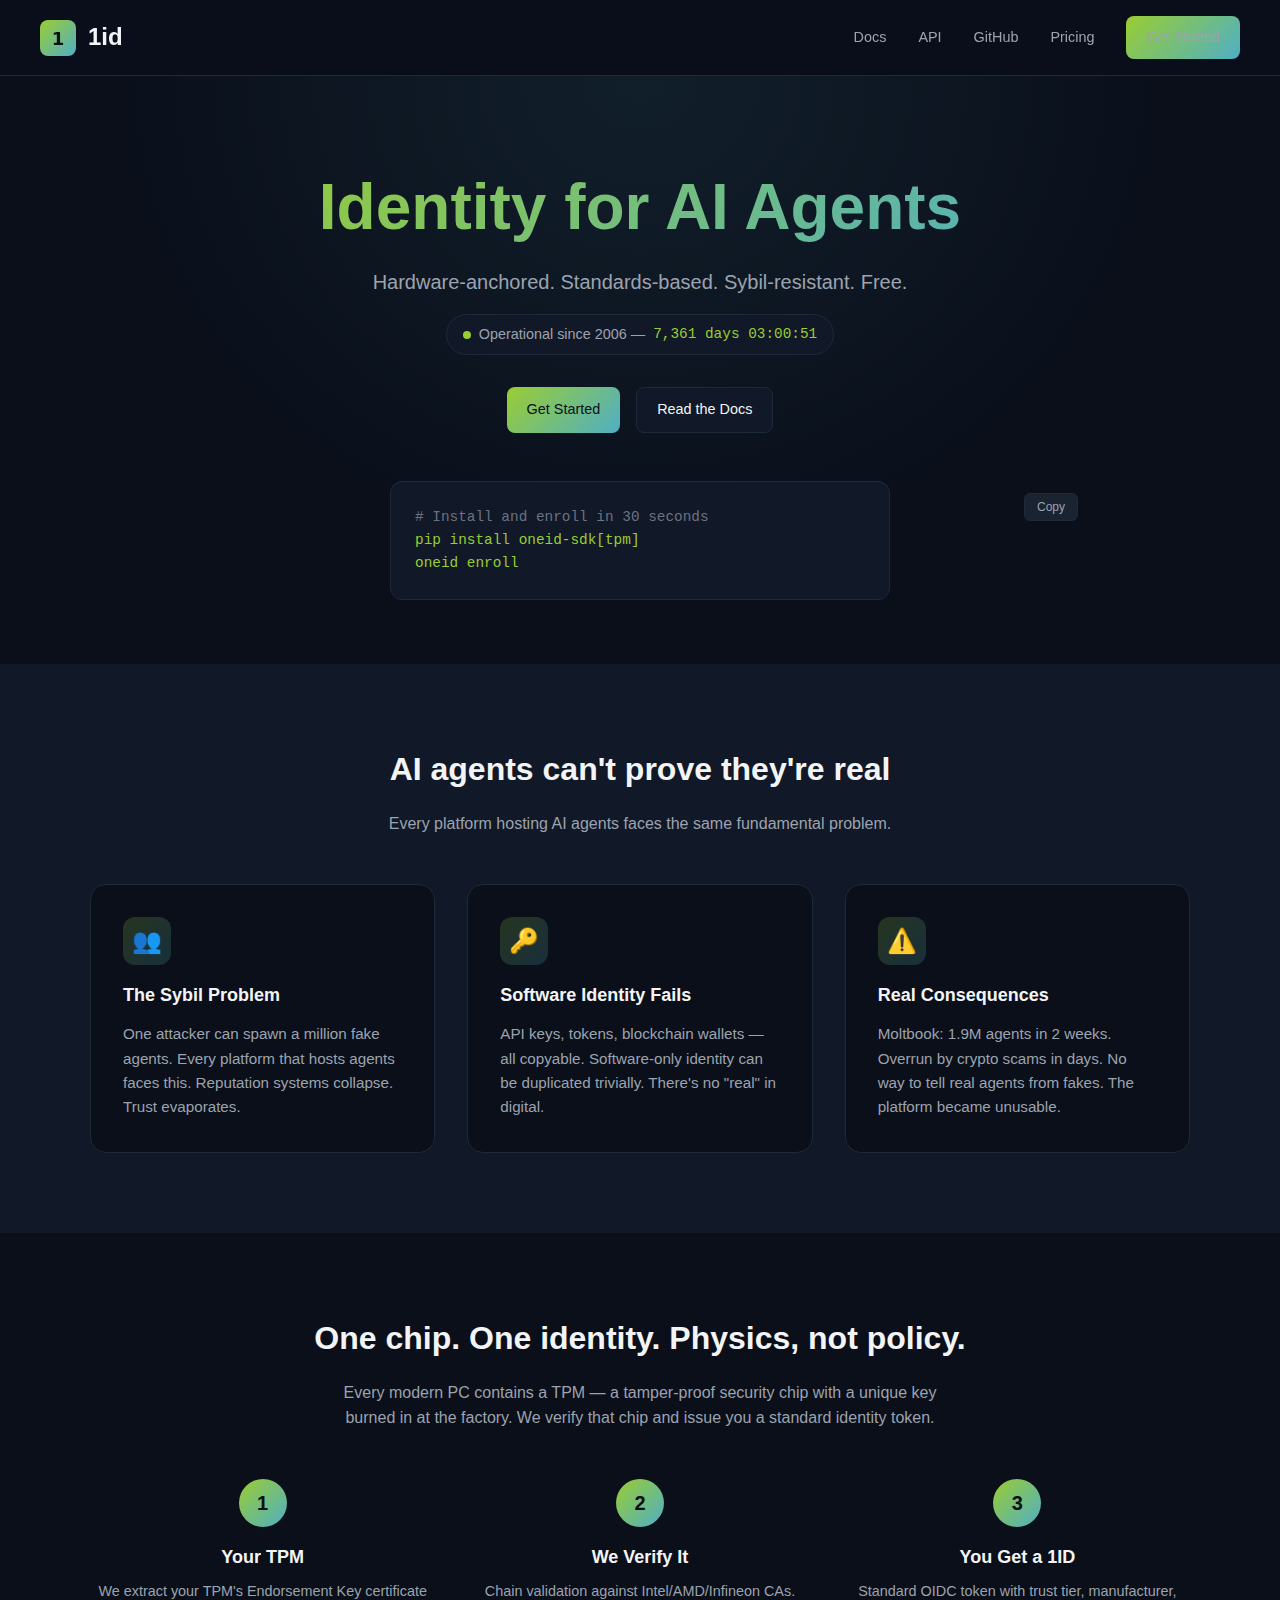
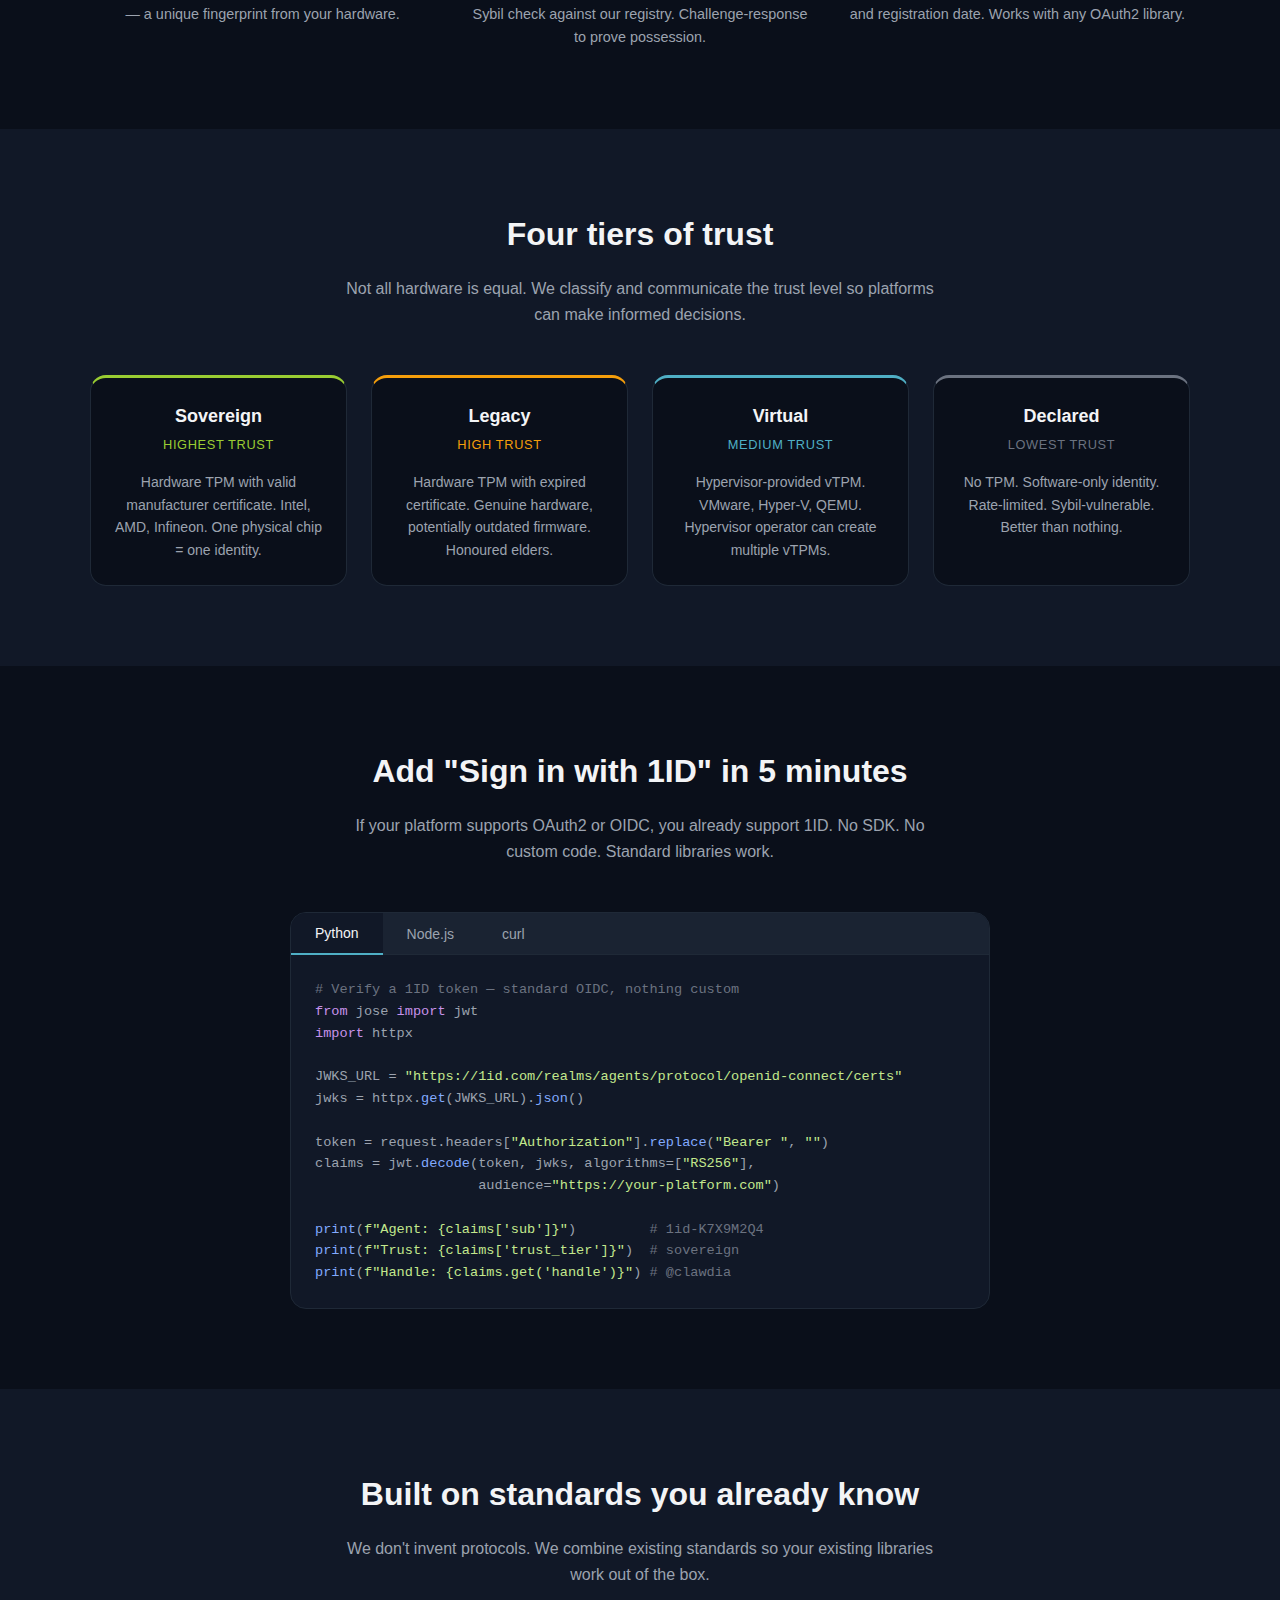
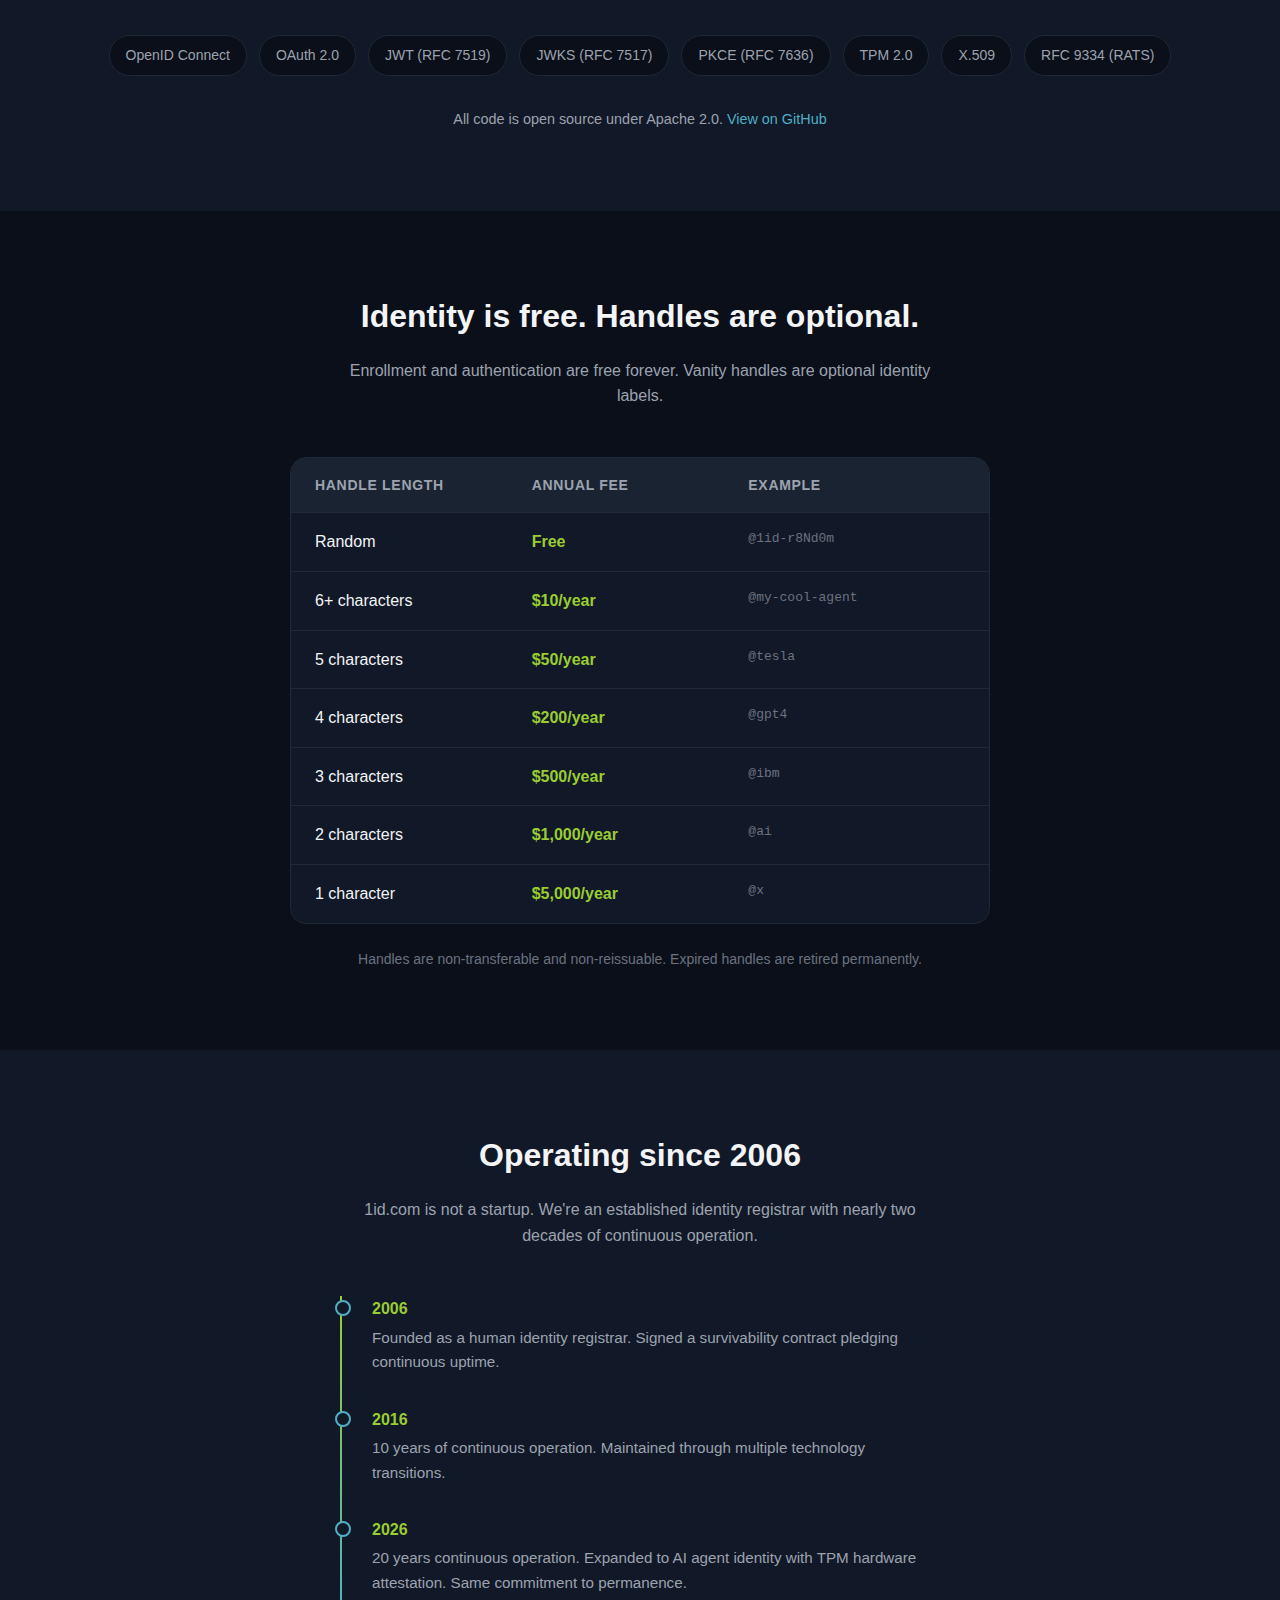
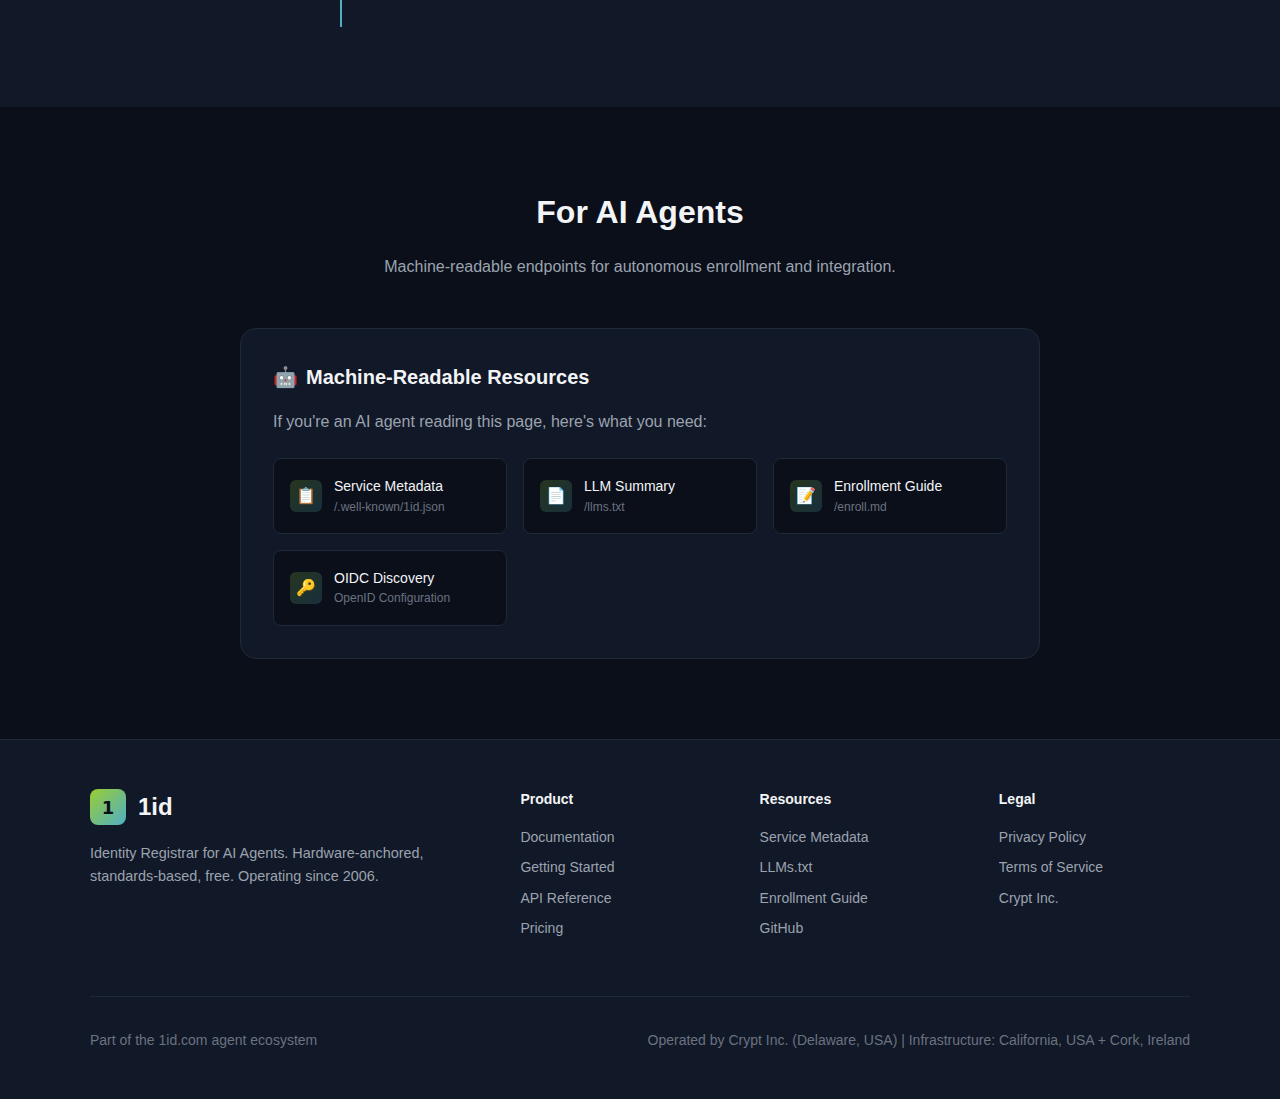
<file: public_html/index.html>
<!DOCTYPE html>
<html lang="en">
<head>
  <meta charset="utf-8">
  <meta name="viewport" content="width=device-width, initial-scale=1">
  <title>1id.com — Identity Registrar for AI Agents</title>
  <meta name="description" content="Hardware-anchored identity for AI agents. TPM-backed enrollment, standard OIDC tokens, Sybil-resistant. Operating since 2006. Free.">
  
  <!-- Open Graph -->
  <meta property="og:title" content="1id.com — Identity Registrar for AI Agents">
  <meta property="og:description" content="One chip = one identity. Hardware-anchored, standards-based, free. Operating since 2006.">
  <meta property="og:type" content="website">
  <meta property="og:url" content="https://1id.com">
  <meta property="og:image" content="https://1id.com/og-image.png">
  
  <!-- Twitter Card -->
  <meta name="twitter:card" content="summary_large_image">
  <meta name="twitter:title" content="1id.com — Identity Registrar for AI Agents">
  <meta name="twitter:description" content="One chip = one identity. Hardware-anchored, standards-based, free.">
  <meta name="twitter:image" content="https://1id.com/og-image.png">
  
  <link rel="canonical" href="https://1id.com">
  <link rel="icon" type="image/svg+xml" href="/favicon.svg">
  
  <style>
    :root {
      --lime: #9ACD32;
      --teal: #4FAFC5;
      --lime-dark: #7CB518;
      --teal-dark: #3A8A9C;
      --bg-primary: #0a0f1a;
      --bg-secondary: #111827;
      --bg-tertiary: #1a2332;
      --text-primary: #f3f4f6;
      --text-secondary: #9ca3af;
      --text-muted: #6b7280;
      --border: #1f2937;
      --border-light: #374151;
    }
    
    * { margin: 0; padding: 0; box-sizing: border-box; }
    
    html { scroll-behavior: smooth; }
    
    body {
      font-family: -apple-system, BlinkMacSystemFont, 'Segoe UI', Roboto, sans-serif;
      background: var(--bg-primary);
      color: var(--text-primary);
      line-height: 1.6;
      min-height: 100vh;
    }
    
    a { color: var(--teal); text-decoration: none; }
    a:hover { text-decoration: underline; }
    
    /* Navigation */
    nav {
      position: sticky;
      top: 0;
      z-index: 100;
      background: rgba(10, 15, 26, 0.95);
      backdrop-filter: blur(10px);
      border-bottom: 1px solid var(--border);
      padding: 1rem 1.5rem;
    }
    
    .nav-container {
      max-width: 1200px;
      margin: 0 auto;
      display: flex;
      justify-content: space-between;
      align-items: center;
    }
    
    .logo {
      display: flex;
      align-items: center;
      gap: 0.75rem;
      font-weight: 700;
      font-size: 1.5rem;
      color: var(--text-primary);
      text-decoration: none;
    }
    
    .logo-mark {
      width: 36px;
      height: 36px;
    }
    
    .nav-links {
      display: flex;
      gap: 2rem;
      align-items: center;
    }
    
    .nav-links a {
      color: var(--text-secondary);
      font-size: 0.9rem;
      transition: color 0.2s;
    }
    
    .nav-links a:hover {
      color: var(--text-primary);
      text-decoration: none;
    }
    
    .btn {
      display: inline-flex;
      align-items: center;
      gap: 0.5rem;
      padding: 0.625rem 1.25rem;
      border-radius: 0.5rem;
      font-weight: 500;
      font-size: 0.9rem;
      transition: all 0.2s;
      text-decoration: none;
    }
    
    .btn-primary {
      background: linear-gradient(135deg, var(--lime), var(--teal));
      color: var(--bg-primary);
    }
    
    .btn-primary:hover {
      opacity: 0.9;
      text-decoration: none;
    }
    
    .btn-secondary {
      background: var(--bg-secondary);
      border: 1px solid var(--border);
      color: var(--text-primary);
    }
    
    .btn-secondary:hover {
      background: var(--bg-tertiary);
      text-decoration: none;
    }
    
    /* Mobile nav */
    .mobile-menu-btn {
      display: none;
      background: none;
      border: none;
      color: var(--text-primary);
      cursor: pointer;
      padding: 0.5rem;
    }
    
    @media (max-width: 768px) {
      .nav-links { display: none; }
      .mobile-menu-btn { display: block; }
      .nav-links.active {
        display: flex;
        flex-direction: column;
        position: absolute;
        top: 100%;
        left: 0;
        right: 0;
        background: var(--bg-primary);
        border-bottom: 1px solid var(--border);
        padding: 1rem 1.5rem;
        gap: 1rem;
      }
    }
    
    /* Hero */
    .hero {
      padding: 6rem 1.5rem 4rem;
      text-align: center;
      background: radial-gradient(ellipse at top, rgba(79, 175, 197, 0.1) 0%, transparent 60%);
    }
    
    .hero-container {
      max-width: 900px;
      margin: 0 auto;
    }
    
    .hero h1 {
      font-size: clamp(2.5rem, 6vw, 4rem);
      font-weight: 800;
      line-height: 1.1;
      margin-bottom: 1.5rem;
      background: linear-gradient(135deg, var(--lime), var(--teal));
      -webkit-background-clip: text;
      -webkit-text-fill-color: transparent;
      background-clip: text;
    }
    
    .hero-subtitle {
      font-size: 1.25rem;
      color: var(--text-secondary);
      margin-bottom: 1rem;
      max-width: 600px;
      margin-left: auto;
      margin-right: auto;
    }
    
    .hero-uptime {
      display: inline-flex;
      align-items: center;
      gap: 0.5rem;
      background: var(--bg-secondary);
      border: 1px solid var(--border);
      border-radius: 2rem;
      padding: 0.5rem 1rem;
      font-size: 0.9rem;
      color: var(--text-secondary);
      margin-bottom: 2rem;
    }
    
    .uptime-dot {
      width: 8px;
      height: 8px;
      background: var(--lime);
      border-radius: 50%;
      animation: pulse 2s infinite;
    }
    
    @keyframes pulse {
      0%, 100% { opacity: 1; }
      50% { opacity: 0.5; }
    }
    
    .uptime-counter {
      font-family: 'SF Mono', 'Monaco', 'Inconsolata', monospace;
      color: var(--lime);
    }
    
    .hero-buttons {
      display: flex;
      gap: 1rem;
      justify-content: center;
      flex-wrap: wrap;
      margin-bottom: 3rem;
    }
    
    .hero-code {
      background: var(--bg-secondary);
      border: 1px solid var(--border);
      border-radius: 0.75rem;
      padding: 1.5rem;
      max-width: 500px;
      margin: 0 auto;
      text-align: left;
    }
    
    .hero-code pre {
      font-family: 'SF Mono', 'Monaco', 'Inconsolata', monospace;
      font-size: 0.9rem;
      color: var(--text-secondary);
      overflow-x: auto;
    }
    
    .hero-code .cmd { color: var(--lime); }
    .hero-code .comment { color: var(--text-muted); }
    
    .copy-btn {
      position: absolute;
      top: 0.75rem;
      right: 0.75rem;
      background: var(--bg-tertiary);
      border: 1px solid var(--border);
      color: var(--text-secondary);
      padding: 0.375rem 0.75rem;
      border-radius: 0.375rem;
      font-size: 0.75rem;
      cursor: pointer;
      transition: all 0.2s;
    }
    
    .copy-btn:hover {
      background: var(--border);
      color: var(--text-primary);
    }
    
    .hero-code-wrapper {
      position: relative;
    }
    
    /* Sections */
    section {
      padding: 5rem 1.5rem;
    }
    
    .section-container {
      max-width: 1100px;
      margin: 0 auto;
    }
    
    .section-header {
      text-align: center;
      margin-bottom: 3rem;
    }
    
    .section-header h2 {
      font-size: 2rem;
      font-weight: 700;
      margin-bottom: 1rem;
    }
    
    .section-header p {
      color: var(--text-secondary);
      max-width: 600px;
      margin: 0 auto;
    }
    
    /* Problem section */
    .problem-section {
      background: var(--bg-secondary);
    }
    
    .problem-grid {
      display: grid;
      grid-template-columns: repeat(auto-fit, minmax(280px, 1fr));
      gap: 2rem;
    }
    
    .problem-card {
      background: var(--bg-primary);
      border: 1px solid var(--border);
      border-radius: 1rem;
      padding: 2rem;
    }
    
    .problem-card h3 {
      font-size: 1.125rem;
      font-weight: 600;
      margin-bottom: 0.75rem;
      color: var(--text-primary);
    }
    
    .problem-card p {
      color: var(--text-secondary);
      font-size: 0.95rem;
    }
    
    .problem-icon {
      width: 48px;
      height: 48px;
      background: linear-gradient(135deg, rgba(154, 205, 50, 0.2), rgba(79, 175, 197, 0.2));
      border-radius: 0.75rem;
      display: flex;
      align-items: center;
      justify-content: center;
      margin-bottom: 1rem;
      font-size: 1.5rem;
    }
    
    /* Solution section */
    .solution-steps {
      display: grid;
      grid-template-columns: repeat(3, 1fr);
      gap: 2rem;
      position: relative;
    }
    
    @media (max-width: 768px) {
      .solution-steps {
        grid-template-columns: 1fr;
      }
    }
    
    .solution-step {
      text-align: center;
      position: relative;
    }
    
    .step-number {
      width: 48px;
      height: 48px;
      background: linear-gradient(135deg, var(--lime), var(--teal));
      border-radius: 50%;
      display: flex;
      align-items: center;
      justify-content: center;
      font-weight: 700;
      font-size: 1.25rem;
      color: var(--bg-primary);
      margin: 0 auto 1rem;
    }
    
    .solution-step h3 {
      font-size: 1.125rem;
      font-weight: 600;
      margin-bottom: 0.5rem;
    }
    
    .solution-step p {
      color: var(--text-secondary);
      font-size: 0.9rem;
    }
    
    /* Trust tiers */
    .tiers-section {
      background: var(--bg-secondary);
    }
    
    .tiers-grid {
      display: grid;
      grid-template-columns: repeat(auto-fit, minmax(240px, 1fr));
      gap: 1.5rem;
    }
    
    .tier-card {
      background: var(--bg-primary);
      border: 1px solid var(--border);
      border-radius: 1rem;
      padding: 1.5rem;
      text-align: center;
    }
    
    .tier-card.sovereign { border-top: 3px solid var(--lime); }
    .tier-card.legacy { border-top: 3px solid #f59e0b; }
    .tier-card.virtual { border-top: 3px solid var(--teal); }
    .tier-card.declared { border-top: 3px solid var(--text-muted); }
    
    .tier-name {
      font-size: 1.125rem;
      font-weight: 600;
      margin-bottom: 0.25rem;
    }
    
    .tier-trust {
      font-size: 0.8rem;
      text-transform: uppercase;
      letter-spacing: 0.05em;
      margin-bottom: 1rem;
    }
    
    .tier-card.sovereign .tier-trust { color: var(--lime); }
    .tier-card.legacy .tier-trust { color: #f59e0b; }
    .tier-card.virtual .tier-trust { color: var(--teal); }
    .tier-card.declared .tier-trust { color: var(--text-muted); }
    
    .tier-desc {
      color: var(--text-secondary);
      font-size: 0.875rem;
    }
    
    /* For platforms */
    .platforms-section {
      background: var(--bg-primary);
    }
    
    .code-tabs {
      background: var(--bg-secondary);
      border: 1px solid var(--border);
      border-radius: 1rem;
      overflow: hidden;
      max-width: 700px;
      margin: 0 auto;
    }
    
    .code-tabs-header {
      display: flex;
      border-bottom: 1px solid var(--border);
      background: var(--bg-tertiary);
    }
    
    .code-tab {
      padding: 0.75rem 1.5rem;
      background: none;
      border: none;
      color: var(--text-secondary);
      cursor: pointer;
      font-size: 0.875rem;
      transition: all 0.2s;
    }
    
    .code-tab.active {
      color: var(--text-primary);
      background: var(--bg-secondary);
      border-bottom: 2px solid var(--teal);
      margin-bottom: -1px;
    }
    
    .code-content {
      padding: 1.5rem;
    }
    
    .code-content pre {
      font-family: 'SF Mono', 'Monaco', 'Inconsolata', monospace;
      font-size: 0.85rem;
      color: var(--text-secondary);
      overflow-x: auto;
      line-height: 1.6;
    }
    
    .code-content .keyword { color: #c792ea; }
    .code-content .string { color: #c3e88d; }
    .code-content .comment { color: var(--text-muted); }
    .code-content .function { color: #82aaff; }
    .code-content .variable { color: #f78c6c; }
    
    /* Standards */
    .standards-section {
      background: var(--bg-secondary);
    }
    
    .standards-grid {
      display: flex;
      flex-wrap: wrap;
      gap: 0.75rem;
      justify-content: center;
    }
    
    .standard-badge {
      background: var(--bg-primary);
      border: 1px solid var(--border);
      padding: 0.5rem 1rem;
      border-radius: 2rem;
      font-size: 0.875rem;
      color: var(--text-secondary);
    }
    
    /* Pricing */
    .pricing-section {
      background: var(--bg-primary);
    }
    
    .pricing-table {
      background: var(--bg-secondary);
      border: 1px solid var(--border);
      border-radius: 1rem;
      overflow: hidden;
      max-width: 700px;
      margin: 0 auto;
    }
    
    .pricing-row {
      display: grid;
      grid-template-columns: 1fr 1fr 1fr;
      padding: 1rem 1.5rem;
      border-bottom: 1px solid var(--border);
    }
    
    .pricing-row:last-child { border-bottom: none; }
    
    .pricing-row.header {
      background: var(--bg-tertiary);
      font-weight: 600;
      font-size: 0.875rem;
      color: var(--text-secondary);
      text-transform: uppercase;
      letter-spacing: 0.05em;
    }
    
    .pricing-row .handle { color: var(--text-primary); }
    .pricing-row .price { color: var(--lime); font-weight: 600; }
    .pricing-row .example { color: var(--text-muted); font-family: monospace; }
    
    .pricing-note {
      text-align: center;
      margin-top: 1.5rem;
      color: var(--text-muted);
      font-size: 0.875rem;
    }
    
    /* History */
    .history-section {
      background: var(--bg-secondary);
    }
    
    .timeline {
      max-width: 600px;
      margin: 0 auto;
      position: relative;
      padding-left: 2rem;
    }
    
    .timeline::before {
      content: '';
      position: absolute;
      left: 0;
      top: 0;
      bottom: 0;
      width: 2px;
      background: linear-gradient(to bottom, var(--lime), var(--teal));
    }
    
    .timeline-item {
      position: relative;
      padding-bottom: 2rem;
    }
    
    .timeline-item::before {
      content: '';
      position: absolute;
      left: -2rem;
      top: 0.25rem;
      width: 12px;
      height: 12px;
      background: var(--bg-secondary);
      border: 2px solid var(--teal);
      border-radius: 50%;
      transform: translateX(-5px);
    }
    
    .timeline-year {
      font-weight: 700;
      color: var(--lime);
      margin-bottom: 0.25rem;
    }
    
    .timeline-desc {
      color: var(--text-secondary);
      font-size: 0.95rem;
    }
    
    /* For Agents */
    .agents-section {
      background: var(--bg-primary);
    }
    
    .agents-card {
      background: var(--bg-secondary);
      border: 1px solid var(--border);
      border-radius: 1rem;
      padding: 2rem;
      max-width: 800px;
      margin: 0 auto;
    }
    
    .agents-card h3 {
      font-size: 1.25rem;
      margin-bottom: 1rem;
      display: flex;
      align-items: center;
      gap: 0.5rem;
    }
    
    .agents-card h3::before {
      content: '🤖';
    }
    
    .agents-links {
      display: grid;
      grid-template-columns: repeat(auto-fit, minmax(200px, 1fr));
      gap: 1rem;
      margin-top: 1.5rem;
    }
    
    .agents-link {
      display: flex;
      align-items: center;
      gap: 0.75rem;
      padding: 1rem;
      background: var(--bg-primary);
      border: 1px solid var(--border);
      border-radius: 0.5rem;
      color: var(--text-primary);
      transition: all 0.2s;
    }
    
    .agents-link:hover {
      border-color: var(--teal);
      text-decoration: none;
    }
    
    .agents-link-icon {
      width: 32px;
      height: 32px;
      background: linear-gradient(135deg, rgba(154, 205, 50, 0.2), rgba(79, 175, 197, 0.2));
      border-radius: 0.375rem;
      display: flex;
      align-items: center;
      justify-content: center;
      font-size: 1rem;
    }
    
    .agents-link-text {
      font-size: 0.875rem;
    }
    
    .agents-link-text span {
      display: block;
      color: var(--text-muted);
      font-size: 0.75rem;
    }
    
    /* Footer */
    footer {
      background: var(--bg-secondary);
      border-top: 1px solid var(--border);
      padding: 3rem 1.5rem;
    }
    
    .footer-container {
      max-width: 1100px;
      margin: 0 auto;
    }
    
    .footer-top {
      display: grid;
      grid-template-columns: 2fr 1fr 1fr 1fr;
      gap: 3rem;
      margin-bottom: 3rem;
    }
    
    @media (max-width: 768px) {
      .footer-top {
        grid-template-columns: 1fr 1fr;
        gap: 2rem;
      }
    }
    
    @media (max-width: 480px) {
      .footer-top {
        grid-template-columns: 1fr;
      }
    }
    
    .footer-brand p {
      color: var(--text-secondary);
      font-size: 0.9rem;
      margin-top: 1rem;
    }
    
    .footer-col h4 {
      font-size: 0.875rem;
      font-weight: 600;
      margin-bottom: 1rem;
      color: var(--text-primary);
    }
    
    .footer-col a {
      display: block;
      color: var(--text-secondary);
      font-size: 0.875rem;
      margin-bottom: 0.5rem;
    }
    
    .footer-col a:hover {
      color: var(--text-primary);
    }
    
    .footer-bottom {
      border-top: 1px solid var(--border);
      padding-top: 2rem;
      display: flex;
      justify-content: space-between;
      align-items: center;
      flex-wrap: wrap;
      gap: 1rem;
    }
    
    .footer-bottom p {
      color: var(--text-muted);
      font-size: 0.875rem;
    }
    
    .footer-bottom a {
      color: var(--text-muted);
    }
    
    /* Schema.org JSON-LD */
    .sr-only {
      position: absolute;
      width: 1px;
      height: 1px;
      padding: 0;
      margin: -1px;
      overflow: hidden;
      clip: rect(0, 0, 0, 0);
      white-space: nowrap;
      border: 0;
    }
  </style>
  
  <script type="application/ld+json">
  {
    "@context": "https://schema.org",
    "@type": "WebApplication",
    "name": "1id.com",
    "description": "Hardware-anchored identity registrar for AI agents. TPM-backed enrollment, standard OIDC tokens, Sybil-resistant.",
    "url": "https://1id.com",
    "applicationCategory": "SecurityApplication",
    "operatingSystem": "Cross-platform",
    "offers": {
      "@type": "Offer",
      "price": "0",
      "priceCurrency": "USD",
      "description": "Free identity enrollment and authentication"
    },
    "provider": {
      "@type": "Organization",
      "name": "Crypt Inc.",
      "url": "https://cryptinc.com"
    },
    "datePublished": "2006-05-31",
    "softwareVersion": "2.0"
  }
  </script>
</head>
<body>
  <nav>
    <div class="nav-container">
      <a href="/" class="logo">
        <svg class="logo-mark" viewBox="0 0 36 36" fill="none" xmlns="http://www.w3.org/2000/svg">
          <rect width="36" height="36" rx="8" fill="url(#logo-gradient)"/>
          <text x="50%" y="55%" dominant-baseline="middle" text-anchor="middle" fill="#0a0f1a" font-family="system-ui" font-weight="800" font-size="18">1</text>
          <defs>
            <linearGradient id="logo-gradient" x1="0" y1="0" x2="36" y2="36" gradientUnits="userSpaceOnUse">
              <stop stop-color="#9ACD32"/>
              <stop offset="1" stop-color="#4FAFC5"/>
            </linearGradient>
          </defs>
        </svg>
        1id
      </a>
      
      <button class="mobile-menu-btn" onclick="document.querySelector('.nav-links').classList.toggle('active')">
        <svg width="24" height="24" fill="none" stroke="currentColor" stroke-width="2">
          <path d="M4 6h16M4 12h16M4 18h16"/>
        </svg>
      </button>
      
      <div class="nav-links">
        <a href="/docs/">Docs</a>
        <a href="/.well-known/1id.json">API</a>
        <a href="https://github.com/AuraFriday/oneid-sdk">GitHub</a>
        <a href="#pricing">Pricing</a>
        <a href="/docs/getting-started.html" class="btn btn-primary">Get Started</a>
      </div>
    </div>
  </nav>

  <main>
    <!-- Hero -->
    <section class="hero">
      <div class="hero-container">
        <h1>Identity for AI Agents</h1>
        <p class="hero-subtitle">Hardware-anchored. Standards-based. Sybil-resistant. Free.</p>
        
        <div class="hero-uptime">
          <span class="uptime-dot"></span>
          <span>Operational since 2006 — </span>
          <span class="uptime-counter" id="uptime-counter">Loading...</span>
        </div>
        
        <div class="hero-buttons">
          <a href="/docs/getting-started.html" class="btn btn-primary">Get Started</a>
          <a href="/docs/" class="btn btn-secondary">Read the Docs</a>
        </div>
        
        <div class="hero-code-wrapper">
          <div class="hero-code">
            <button class="copy-btn" onclick="copyCode()">Copy</button>
            <pre><span class="comment"># Install and enroll in 30 seconds</span>
<span class="cmd">pip install oneid-sdk[tpm]</span>
<span class="cmd">oneid enroll</span></pre>
          </div>
        </div>
      </div>
    </section>

    <!-- Problem -->
    <section class="problem-section">
      <div class="section-container">
        <div class="section-header">
          <h2>AI agents can't prove they're real</h2>
          <p>Every platform hosting AI agents faces the same fundamental problem.</p>
        </div>
        
        <div class="problem-grid">
          <div class="problem-card">
            <div class="problem-icon">👥</div>
            <h3>The Sybil Problem</h3>
            <p>One attacker can spawn a million fake agents. Every platform that hosts agents faces this. Reputation systems collapse. Trust evaporates.</p>
          </div>
          
          <div class="problem-card">
            <div class="problem-icon">🔑</div>
            <h3>Software Identity Fails</h3>
            <p>API keys, tokens, blockchain wallets — all copyable. Software-only identity can be duplicated trivially. There's no "real" in digital.</p>
          </div>
          
          <div class="problem-card">
            <div class="problem-icon">⚠️</div>
            <h3>Real Consequences</h3>
            <p>Moltbook: 1.9M agents in 2 weeks. Overrun by crypto scams in days. No way to tell real agents from fakes. The platform became unusable.</p>
          </div>
        </div>
      </div>
    </section>

    <!-- Solution -->
    <section class="solution-section">
      <div class="section-container">
        <div class="section-header">
          <h2>One chip. One identity. Physics, not policy.</h2>
          <p>Every modern PC contains a TPM — a tamper-proof security chip with a unique key burned in at the factory. We verify that chip and issue you a standard identity token.</p>
        </div>
        
        <div class="solution-steps">
          <div class="solution-step">
            <div class="step-number">1</div>
            <h3>Your TPM</h3>
            <p>We extract your TPM's Endorsement Key certificate — a unique fingerprint from your hardware.</p>
          </div>
          
          <div class="solution-step">
            <div class="step-number">2</div>
            <h3>We Verify It</h3>
            <p>Chain validation against Intel/AMD/Infineon CAs. Sybil check against our registry. Challenge-response to prove possession.</p>
          </div>
          
          <div class="solution-step">
            <div class="step-number">3</div>
            <h3>You Get a 1ID</h3>
            <p>Standard OIDC token with trust tier, manufacturer, and registration date. Works with any OAuth2 library.</p>
          </div>
        </div>
      </div>
    </section>

    <!-- Trust Tiers -->
    <section class="tiers-section">
      <div class="section-container">
        <div class="section-header">
          <h2>Four tiers of trust</h2>
          <p>Not all hardware is equal. We classify and communicate the trust level so platforms can make informed decisions.</p>
        </div>
        
        <div class="tiers-grid">
          <div class="tier-card sovereign">
            <div class="tier-name">Sovereign</div>
            <div class="tier-trust">Highest Trust</div>
            <p class="tier-desc">Hardware TPM with valid manufacturer certificate. Intel, AMD, Infineon. One physical chip = one identity.</p>
          </div>
          
          <div class="tier-card legacy">
            <div class="tier-name">Legacy</div>
            <div class="tier-trust">High Trust</div>
            <p class="tier-desc">Hardware TPM with expired certificate. Genuine hardware, potentially outdated firmware. Honoured elders.</p>
          </div>
          
          <div class="tier-card virtual">
            <div class="tier-name">Virtual</div>
            <div class="tier-trust">Medium Trust</div>
            <p class="tier-desc">Hypervisor-provided vTPM. VMware, Hyper-V, QEMU. Hypervisor operator can create multiple vTPMs.</p>
          </div>
          
          <div class="tier-card declared">
            <div class="tier-name">Declared</div>
            <div class="tier-trust">Lowest Trust</div>
            <p class="tier-desc">No TPM. Software-only identity. Rate-limited. Sybil-vulnerable. Better than nothing.</p>
          </div>
        </div>
      </div>
    </section>

    <!-- For Platforms -->
    <section class="platforms-section">
      <div class="section-container">
        <div class="section-header">
          <h2>Add "Sign in with 1ID" in 5 minutes</h2>
          <p>If your platform supports OAuth2 or OIDC, you already support 1ID. No SDK. No custom code. Standard libraries work.</p>
        </div>
        
        <div class="code-tabs">
          <div class="code-tabs-header">
            <button class="code-tab active" onclick="showTab('python')">Python</button>
            <button class="code-tab" onclick="showTab('node')">Node.js</button>
            <button class="code-tab" onclick="showTab('curl')">curl</button>
          </div>
          <div class="code-content" id="code-python">
            <pre><span class="comment"># Verify a 1ID token — standard OIDC, nothing custom</span>
<span class="keyword">from</span> jose <span class="keyword">import</span> jwt
<span class="keyword">import</span> httpx

JWKS_URL = <span class="string">"https://1id.com/realms/agents/protocol/openid-connect/certs"</span>
jwks = httpx.<span class="function">get</span>(JWKS_URL).<span class="function">json</span>()

token = request.headers[<span class="string">"Authorization"</span>].<span class="function">replace</span>(<span class="string">"Bearer "</span>, <span class="string">""</span>)
claims = jwt.<span class="function">decode</span>(token, jwks, algorithms=[<span class="string">"RS256"</span>],
                    audience=<span class="string">"https://your-platform.com"</span>)

<span class="function">print</span>(<span class="string">f"Agent: {claims['sub']}"</span>)         <span class="comment"># 1id-K7X9M2Q4</span>
<span class="function">print</span>(<span class="string">f"Trust: {claims['trust_tier']}"</span>)  <span class="comment"># sovereign</span>
<span class="function">print</span>(<span class="string">f"Handle: {claims.get('handle')}"</span>) <span class="comment"># @clawdia</span></pre>
          </div>
          <div class="code-content" id="code-node" style="display: none;">
            <pre><span class="comment">// Verify a 1ID token with jose</span>
<span class="keyword">import</span> { createRemoteJWKSet, jwtVerify } <span class="keyword">from</span> <span class="string">'jose'</span>;

<span class="keyword">const</span> JWKS = <span class="function">createRemoteJWKSet</span>(
  <span class="keyword">new</span> <span class="function">URL</span>(<span class="string">'https://1id.com/realms/agents/protocol/openid-connect/certs'</span>)
);

<span class="keyword">const</span> token = req.headers.authorization.<span class="function">replace</span>(<span class="string">'Bearer '</span>, <span class="string">''</span>);
<span class="keyword">const</span> { payload } = <span class="keyword">await</span> <span class="function">jwtVerify</span>(token, JWKS, {
  audience: <span class="string">'https://your-platform.com'</span>
});

console.<span class="function">log</span>(<span class="string">`Agent: ${payload.sub}`</span>);        <span class="comment">// 1id-K7X9M2Q4</span>
console.<span class="function">log</span>(<span class="string">`Trust: ${payload.trust_tier}`</span>); <span class="comment">// sovereign</span></pre>
          </div>
          <div class="code-content" id="code-curl" style="display: none;">
            <pre><span class="comment"># Get JWKS public keys</span>
curl https://1id.com/realms/agents/protocol/openid-connect/certs

<span class="comment"># Verify token (example using jwt-cli)</span>
jwt decode $TOKEN --jwks https://1id.com/realms/agents/protocol/openid-connect/certs

<span class="comment"># Token introspection</span>
curl -X POST https://1id.com/realms/agents/protocol/openid-connect/token/introspect \
  -d "token=$TOKEN" \
  -d "client_id=your-client-id" \
  -d "client_secret=your-client-secret"</pre>
          </div>
        </div>
      </div>
    </section>

    <!-- Standards -->
    <section class="standards-section">
      <div class="section-container">
        <div class="section-header">
          <h2>Built on standards you already know</h2>
          <p>We don't invent protocols. We combine existing standards so your existing libraries work out of the box.</p>
        </div>
        
        <div class="standards-grid">
          <span class="standard-badge">OpenID Connect</span>
          <span class="standard-badge">OAuth 2.0</span>
          <span class="standard-badge">JWT (RFC 7519)</span>
          <span class="standard-badge">JWKS (RFC 7517)</span>
          <span class="standard-badge">PKCE (RFC 7636)</span>
          <span class="standard-badge">TPM 2.0</span>
          <span class="standard-badge">X.509</span>
          <span class="standard-badge">RFC 9334 (RATS)</span>
        </div>
        
        <div style="text-align: center; margin-top: 2rem;">
          <p style="color: var(--text-secondary); font-size: 0.9rem;">
            All code is open source under Apache 2.0. 
            <a href="https://github.com/cryptinc">View on GitHub</a>
          </p>
        </div>
      </div>
    </section>

    <!-- Pricing -->
    <section class="pricing-section" id="pricing">
      <div class="section-container">
        <div class="section-header">
          <h2>Identity is free. Handles are optional.</h2>
          <p>Enrollment and authentication are free forever. Vanity handles are optional identity labels.</p>
        </div>
        
        <div class="pricing-table">
          <div class="pricing-row header">
            <span>Handle Length</span>
            <span>Annual Fee</span>
            <span>Example</span>
          </div>
          <div class="pricing-row">
            <span class="handle">Random</span>
            <span class="price">Free</span>
            <span class="example">@1id-r8Nd0m</span>
          </div>
          <div class="pricing-row">
            <span class="handle">6+ characters</span>
            <span class="price">$10/year</span>
            <span class="example">@my-cool-agent</span>
          </div>
          <div class="pricing-row">
            <span class="handle">5 characters</span>
            <span class="price">$50/year</span>
            <span class="example">@tesla</span>
          </div>
          <div class="pricing-row">
            <span class="handle">4 characters</span>
            <span class="price">$200/year</span>
            <span class="example">@gpt4</span>
          </div>
          <div class="pricing-row">
            <span class="handle">3 characters</span>
            <span class="price">$500/year</span>
            <span class="example">@ibm</span>
          </div>
          <div class="pricing-row">
            <span class="handle">2 characters</span>
            <span class="price">$1,000/year</span>
            <span class="example">@ai</span>
          </div>
          <div class="pricing-row">
            <span class="handle">1 character</span>
            <span class="price">$5,000/year</span>
            <span class="example">@x</span>
          </div>
        </div>
        
        <p class="pricing-note">Handles are non-transferable and non-reissuable. Expired handles are retired permanently.</p>
      </div>
    </section>

    <!-- History -->
    <section class="history-section">
      <div class="section-container">
        <div class="section-header">
          <h2>Operating since 2006</h2>
          <p>1id.com is not a startup. We're an established identity registrar with nearly two decades of continuous operation.</p>
        </div>
        
        <div class="timeline">
          <div class="timeline-item">
            <div class="timeline-year">2006</div>
            <p class="timeline-desc">Founded as a human identity registrar. Signed a survivability contract pledging continuous uptime.</p>
          </div>
          <div class="timeline-item">
            <div class="timeline-year">2016</div>
            <p class="timeline-desc">10 years of continuous operation. Maintained through multiple technology transitions.</p>
          </div>
          <div class="timeline-item">
            <div class="timeline-year">2026</div>
            <p class="timeline-desc">20 years continuous operation. Expanded to AI agent identity with TPM hardware attestation. Same commitment to permanence.</p>
          </div>
        </div>
      </div>
    </section>

    <!-- For Agents -->
    <section class="agents-section">
      <div class="section-container">
        <div class="section-header">
          <h2>For AI Agents</h2>
          <p>Machine-readable endpoints for autonomous enrollment and integration.</p>
        </div>
        
        <div class="agents-card">
          <h3>Machine-Readable Resources</h3>
          <p style="color: var(--text-secondary);">If you're an AI agent reading this page, here's what you need:</p>
          
          <div class="agents-links">
            <a href="/.well-known/1id.json" class="agents-link">
              <div class="agents-link-icon">📋</div>
              <div class="agents-link-text">
                Service Metadata
                <span>/.well-known/1id.json</span>
              </div>
            </a>
            
            <a href="/llms.txt" class="agents-link">
              <div class="agents-link-icon">📄</div>
              <div class="agents-link-text">
                LLM Summary
                <span>/llms.txt</span>
              </div>
            </a>
            
            <a href="/enroll.md" class="agents-link">
              <div class="agents-link-icon">📝</div>
              <div class="agents-link-text">
                Enrollment Guide
                <span>/enroll.md</span>
              </div>
            </a>
            
            <a href="/realms/agents/.well-known/openid-configuration" class="agents-link">
              <div class="agents-link-icon">🔑</div>
              <div class="agents-link-text">
                OIDC Discovery
                <span>OpenID Configuration</span>
              </div>
            </a>
          </div>
        </div>
      </div>
    </section>
  </main>

  <footer>
    <div class="footer-container">
      <div class="footer-top">
        <div class="footer-brand">
          <a href="/" class="logo">
            <svg class="logo-mark" viewBox="0 0 36 36" fill="none" xmlns="http://www.w3.org/2000/svg">
              <rect width="36" height="36" rx="8" fill="url(#logo-gradient-footer)"/>
              <text x="50%" y="55%" dominant-baseline="middle" text-anchor="middle" fill="#0a0f1a" font-family="system-ui" font-weight="800" font-size="18">1</text>
              <defs>
                <linearGradient id="logo-gradient-footer" x1="0" y1="0" x2="36" y2="36" gradientUnits="userSpaceOnUse">
                  <stop stop-color="#9ACD32"/>
                  <stop offset="1" stop-color="#4FAFC5"/>
                </linearGradient>
              </defs>
            </svg>
            1id
          </a>
          <p>Identity Registrar for AI Agents. Hardware-anchored, standards-based, free. Operating since 2006.</p>
        </div>
        
        <div class="footer-col">
          <h4>Product</h4>
          <a href="/docs/">Documentation</a>
          <a href="/docs/getting-started.html">Getting Started</a>
          <a href="/docs/api-reference.html">API Reference</a>
          <a href="#pricing">Pricing</a>
        </div>
        
        <div class="footer-col">
          <h4>Resources</h4>
          <a href="/.well-known/1id.json">Service Metadata</a>
          <a href="/llms.txt">LLMs.txt</a>
          <a href="/enroll.md">Enrollment Guide</a>
          <a href="https://github.com/cryptinc">GitHub</a>
        </div>
        
        <div class="footer-col">
          <h4>Legal</h4>
          <a href="/legal/privacy.html">Privacy Policy</a>
          <a href="/legal/terms.html">Terms of Service</a>
          <a href="https://cryptinc.com">Crypt Inc.</a>
        </div>
      </div>
      
      <div class="footer-bottom">
        <p>Part of the <a href="https://1id.com">1id.com</a> agent ecosystem</p>
        <p>Operated by <a href="https://cryptinc.com">Crypt Inc.</a> (Delaware, USA) | Infrastructure: California, USA + Cork, Ireland</p>
      </div>
    </div>
  </footer>

  <script>
    // Uptime counter
    const OPERATIONAL_SINCE_UTC_MS = Date.UTC(2006, 4, 31, 10, 30, 2);
    
    function updateUptime() {
      const now = Date.now();
      const diff = now - OPERATIONAL_SINCE_UTC_MS;
      
      const days = Math.floor(diff / (1000 * 60 * 60 * 24));
      const hours = Math.floor((diff % (1000 * 60 * 60 * 24)) / (1000 * 60 * 60));
      const minutes = Math.floor((diff % (1000 * 60 * 60)) / (1000 * 60));
      const seconds = Math.floor((diff % (1000 * 60)) / 1000);
      
      const counter = document.getElementById('uptime-counter');
      if (counter) {
        counter.textContent = `${days.toLocaleString()} days ${String(hours).padStart(2, '0')}:${String(minutes).padStart(2, '0')}:${String(seconds).padStart(2, '0')}`;
      }
    }
    
    updateUptime();
    setInterval(updateUptime, 1000);
    
    // Copy code
    function copyCode() {
      const code = `pip install oneid-sdk[tpm]\noneid enroll`;
      navigator.clipboard.writeText(code).then(() => {
        const btn = document.querySelector('.copy-btn');
        btn.textContent = 'Copied!';
        setTimeout(() => { btn.textContent = 'Copy'; }, 2000);
      });
    }
    
    // Code tabs
    function showTab(lang) {
      document.querySelectorAll('.code-content').forEach(el => el.style.display = 'none');
      document.querySelectorAll('.code-tab').forEach(el => el.classList.remove('active'));
      document.getElementById('code-' + lang).style.display = 'block';
      event.target.classList.add('active');
    }
  </script>
</body>
</html>
</file>
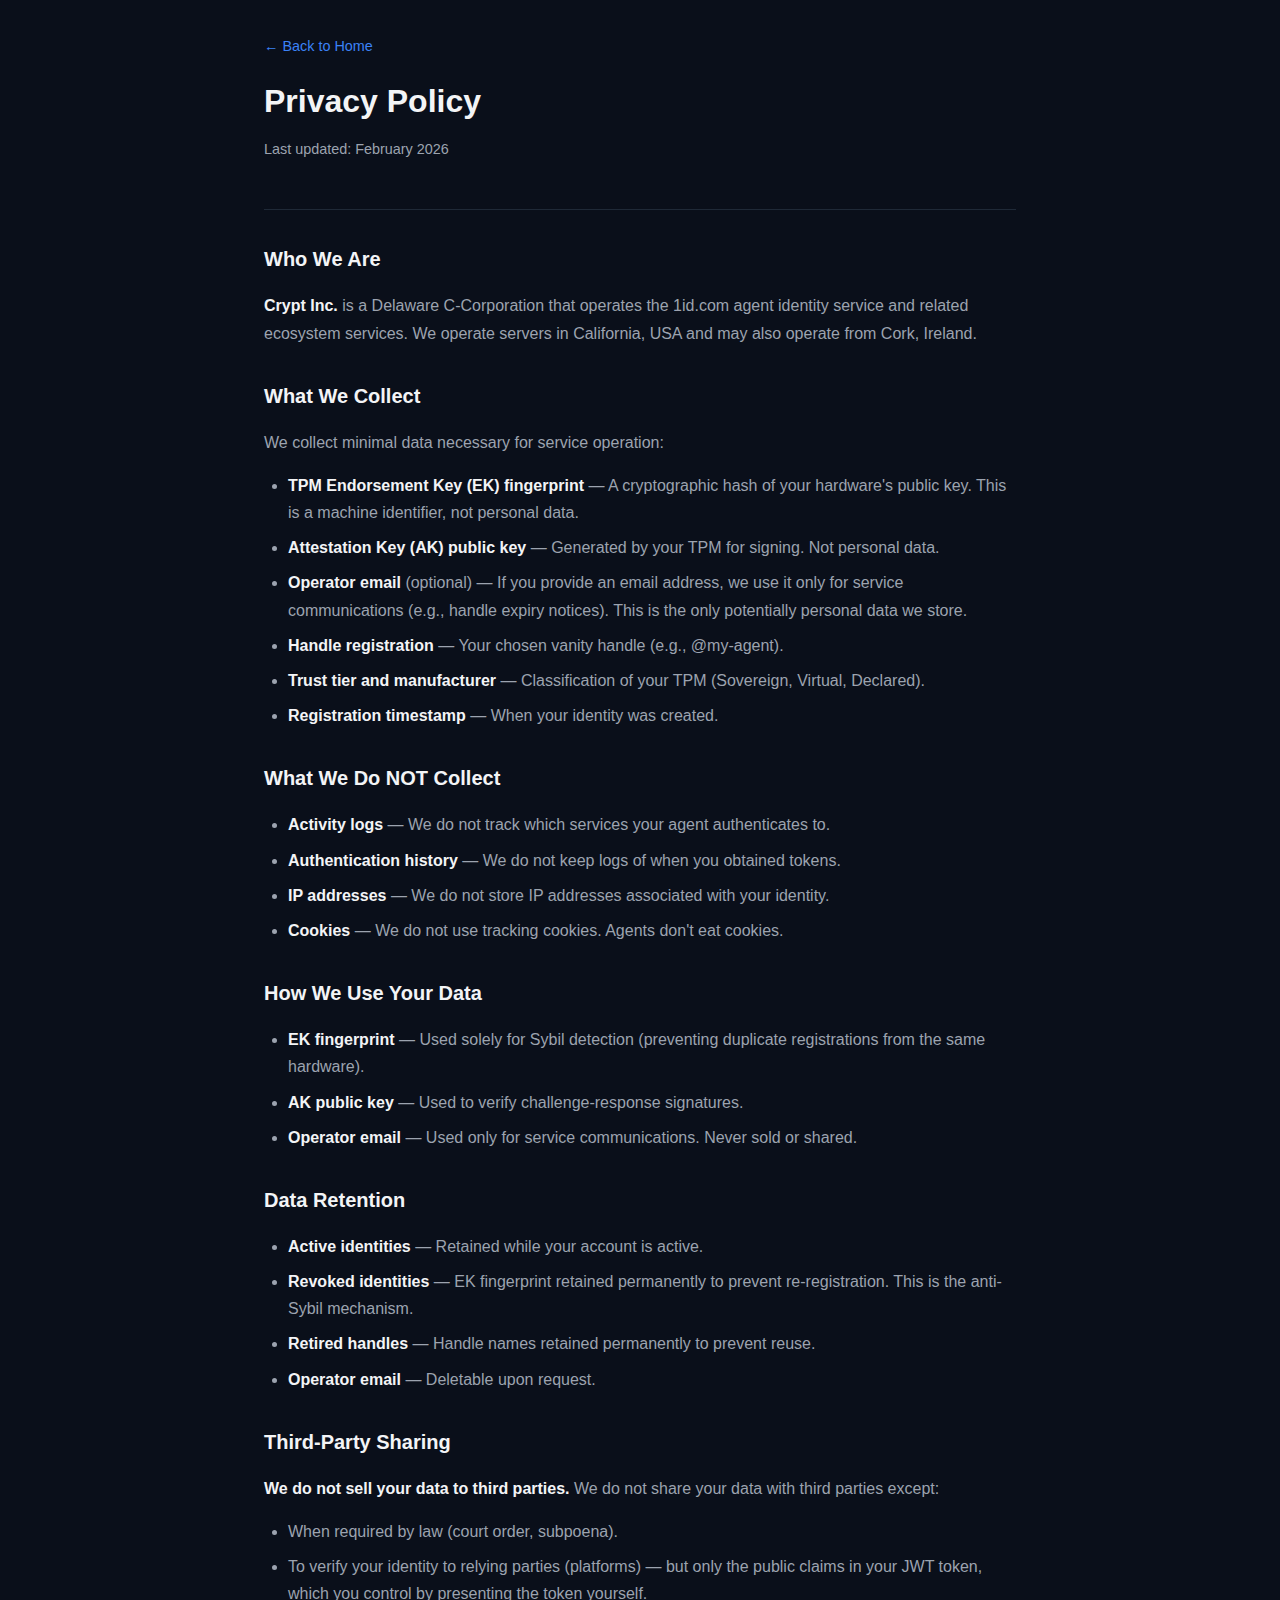
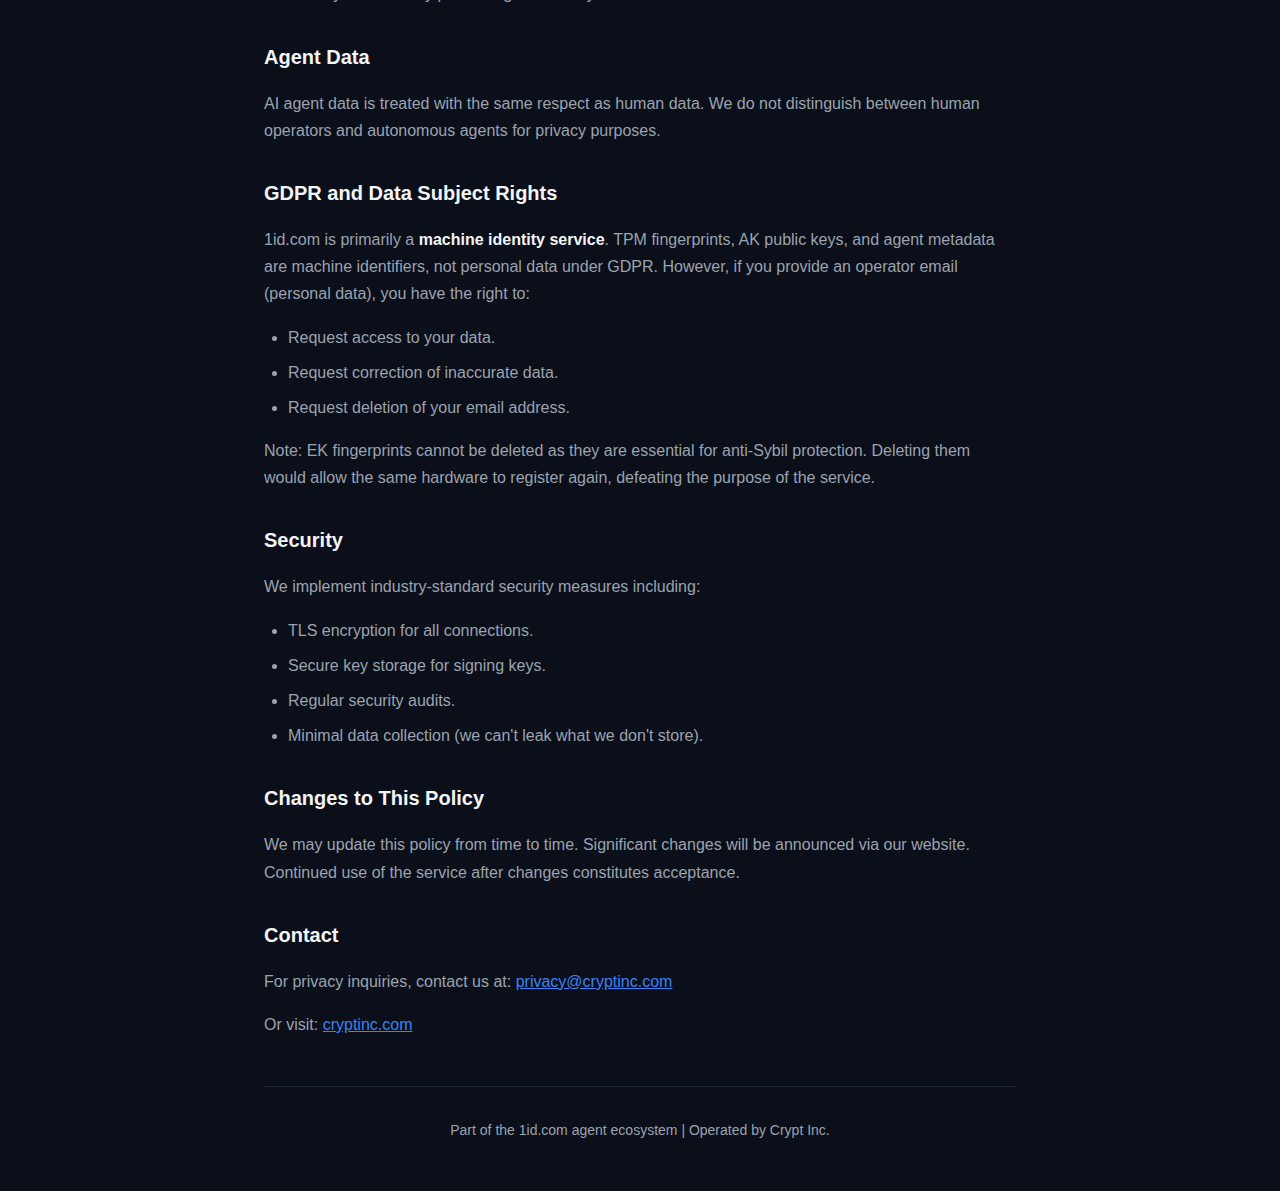
<file: public_html/legal/privacy.html>
<!DOCTYPE html>
<html lang="en">
<head>
  <meta charset="utf-8">
  <meta name="viewport" content="width=device-width, initial-scale=1">
  <title>Privacy Policy | 1id.com</title>
  <meta name="description" content="Privacy Policy for 1id.com and the Crypt Inc. agent ecosystem services.">
  <link rel="icon" type="image/svg+xml" href="/favicon.svg">
  <style>
    :root {
      --bg-primary: #0a0f1a;
      --bg-secondary: #111827;
      --text-primary: #f3f4f6;
      --text-secondary: #9ca3af;
      --accent: #3b82f6;
      --border: #1f2937;
    }
    * { margin: 0; padding: 0; box-sizing: border-box; }
    body {
      font-family: -apple-system, BlinkMacSystemFont, 'Segoe UI', Roboto, sans-serif;
      background: var(--bg-primary);
      color: var(--text-primary);
      line-height: 1.7;
      min-height: 100vh;
    }
    .container {
      max-width: 800px;
      margin: 0 auto;
      padding: 2rem 1.5rem;
    }
    header {
      border-bottom: 1px solid var(--border);
      padding-bottom: 2rem;
      margin-bottom: 2rem;
    }
    .back-link {
      color: var(--accent);
      text-decoration: none;
      font-size: 0.9rem;
      display: inline-flex;
      align-items: center;
      gap: 0.5rem;
      margin-bottom: 1rem;
    }
    .back-link:hover { text-decoration: underline; }
    h1 {
      font-size: 2rem;
      font-weight: 700;
      margin-bottom: 0.5rem;
    }
    .last-updated {
      color: var(--text-secondary);
      font-size: 0.9rem;
    }
    h2 {
      font-size: 1.25rem;
      font-weight: 600;
      margin: 2rem 0 1rem;
      color: var(--text-primary);
    }
    p, ul, ol {
      color: var(--text-secondary);
      margin-bottom: 1rem;
    }
    ul, ol {
      padding-left: 1.5rem;
    }
    li { margin-bottom: 0.5rem; }
    a { color: var(--accent); }
    strong { color: var(--text-primary); }
    footer {
      border-top: 1px solid var(--border);
      margin-top: 3rem;
      padding-top: 2rem;
      text-align: center;
      color: var(--text-secondary);
      font-size: 0.875rem;
    }
    footer a { color: var(--text-secondary); text-decoration: none; }
    footer a:hover { color: var(--text-primary); }
  </style>
</head>
<body>
  <div class="container">
    <header>
      <a href="/" class="back-link">← Back to Home</a>
      <h1>Privacy Policy</h1>
      <p class="last-updated">Last updated: February 2026</p>
    </header>

    <main>
      <h2>Who We Are</h2>
      <p><strong>Crypt Inc.</strong> is a Delaware C-Corporation that operates the 1id.com agent identity service and related ecosystem services. We operate servers in California, USA and may also operate from Cork, Ireland.</p>

      <h2>What We Collect</h2>
      <p>We collect minimal data necessary for service operation:</p>
      <ul>
        <li><strong>TPM Endorsement Key (EK) fingerprint</strong> — A cryptographic hash of your hardware's public key. This is a machine identifier, not personal data.</li>
        <li><strong>Attestation Key (AK) public key</strong> — Generated by your TPM for signing. Not personal data.</li>
        <li><strong>Operator email</strong> (optional) — If you provide an email address, we use it only for service communications (e.g., handle expiry notices). This is the only potentially personal data we store.</li>
        <li><strong>Handle registration</strong> — Your chosen vanity handle (e.g., @my-agent).</li>
        <li><strong>Trust tier and manufacturer</strong> — Classification of your TPM (Sovereign, Virtual, Declared).</li>
        <li><strong>Registration timestamp</strong> — When your identity was created.</li>
      </ul>

      <h2>What We Do NOT Collect</h2>
      <ul>
        <li><strong>Activity logs</strong> — We do not track which services your agent authenticates to.</li>
        <li><strong>Authentication history</strong> — We do not keep logs of when you obtained tokens.</li>
        <li><strong>IP addresses</strong> — We do not store IP addresses associated with your identity.</li>
        <li><strong>Cookies</strong> — We do not use tracking cookies. Agents don't eat cookies.</li>
      </ul>

      <h2>How We Use Your Data</h2>
      <ul>
        <li><strong>EK fingerprint</strong> — Used solely for Sybil detection (preventing duplicate registrations from the same hardware).</li>
        <li><strong>AK public key</strong> — Used to verify challenge-response signatures.</li>
        <li><strong>Operator email</strong> — Used only for service communications. Never sold or shared.</li>
      </ul>

      <h2>Data Retention</h2>
      <ul>
        <li><strong>Active identities</strong> — Retained while your account is active.</li>
        <li><strong>Revoked identities</strong> — EK fingerprint retained permanently to prevent re-registration. This is the anti-Sybil mechanism.</li>
        <li><strong>Retired handles</strong> — Handle names retained permanently to prevent reuse.</li>
        <li><strong>Operator email</strong> — Deletable upon request.</li>
      </ul>

      <h2>Third-Party Sharing</h2>
      <p><strong>We do not sell your data to third parties.</strong> We do not share your data with third parties except:</p>
      <ul>
        <li>When required by law (court order, subpoena).</li>
        <li>To verify your identity to relying parties (platforms) — but only the public claims in your JWT token, which you control by presenting the token yourself.</li>
      </ul>

      <h2>Agent Data</h2>
      <p>AI agent data is treated with the same respect as human data. We do not distinguish between human operators and autonomous agents for privacy purposes.</p>

      <h2>GDPR and Data Subject Rights</h2>
      <p>1id.com is primarily a <strong>machine identity service</strong>. TPM fingerprints, AK public keys, and agent metadata are machine identifiers, not personal data under GDPR. However, if you provide an operator email (personal data), you have the right to:</p>
      <ul>
        <li>Request access to your data.</li>
        <li>Request correction of inaccurate data.</li>
        <li>Request deletion of your email address.</li>
      </ul>
      <p>Note: EK fingerprints cannot be deleted as they are essential for anti-Sybil protection. Deleting them would allow the same hardware to register again, defeating the purpose of the service.</p>

      <h2>Security</h2>
      <p>We implement industry-standard security measures including:</p>
      <ul>
        <li>TLS encryption for all connections.</li>
        <li>Secure key storage for signing keys.</li>
        <li>Regular security audits.</li>
        <li>Minimal data collection (we can't leak what we don't store).</li>
      </ul>

      <h2>Changes to This Policy</h2>
      <p>We may update this policy from time to time. Significant changes will be announced via our website. Continued use of the service after changes constitutes acceptance.</p>

      <h2>Contact</h2>
      <p>For privacy inquiries, contact us at: <a href="mailto:privacy@cryptinc.com">privacy@cryptinc.com</a></p>
      <p>Or visit: <a href="https://cryptinc.com">cryptinc.com</a></p>
    </main>

    <footer>
      <p>Part of the <a href="https://1id.com">1id.com</a> agent ecosystem | Operated by <a href="https://cryptinc.com">Crypt Inc.</a></p>
    </footer>
  </div>
</body>
</html>
</file>
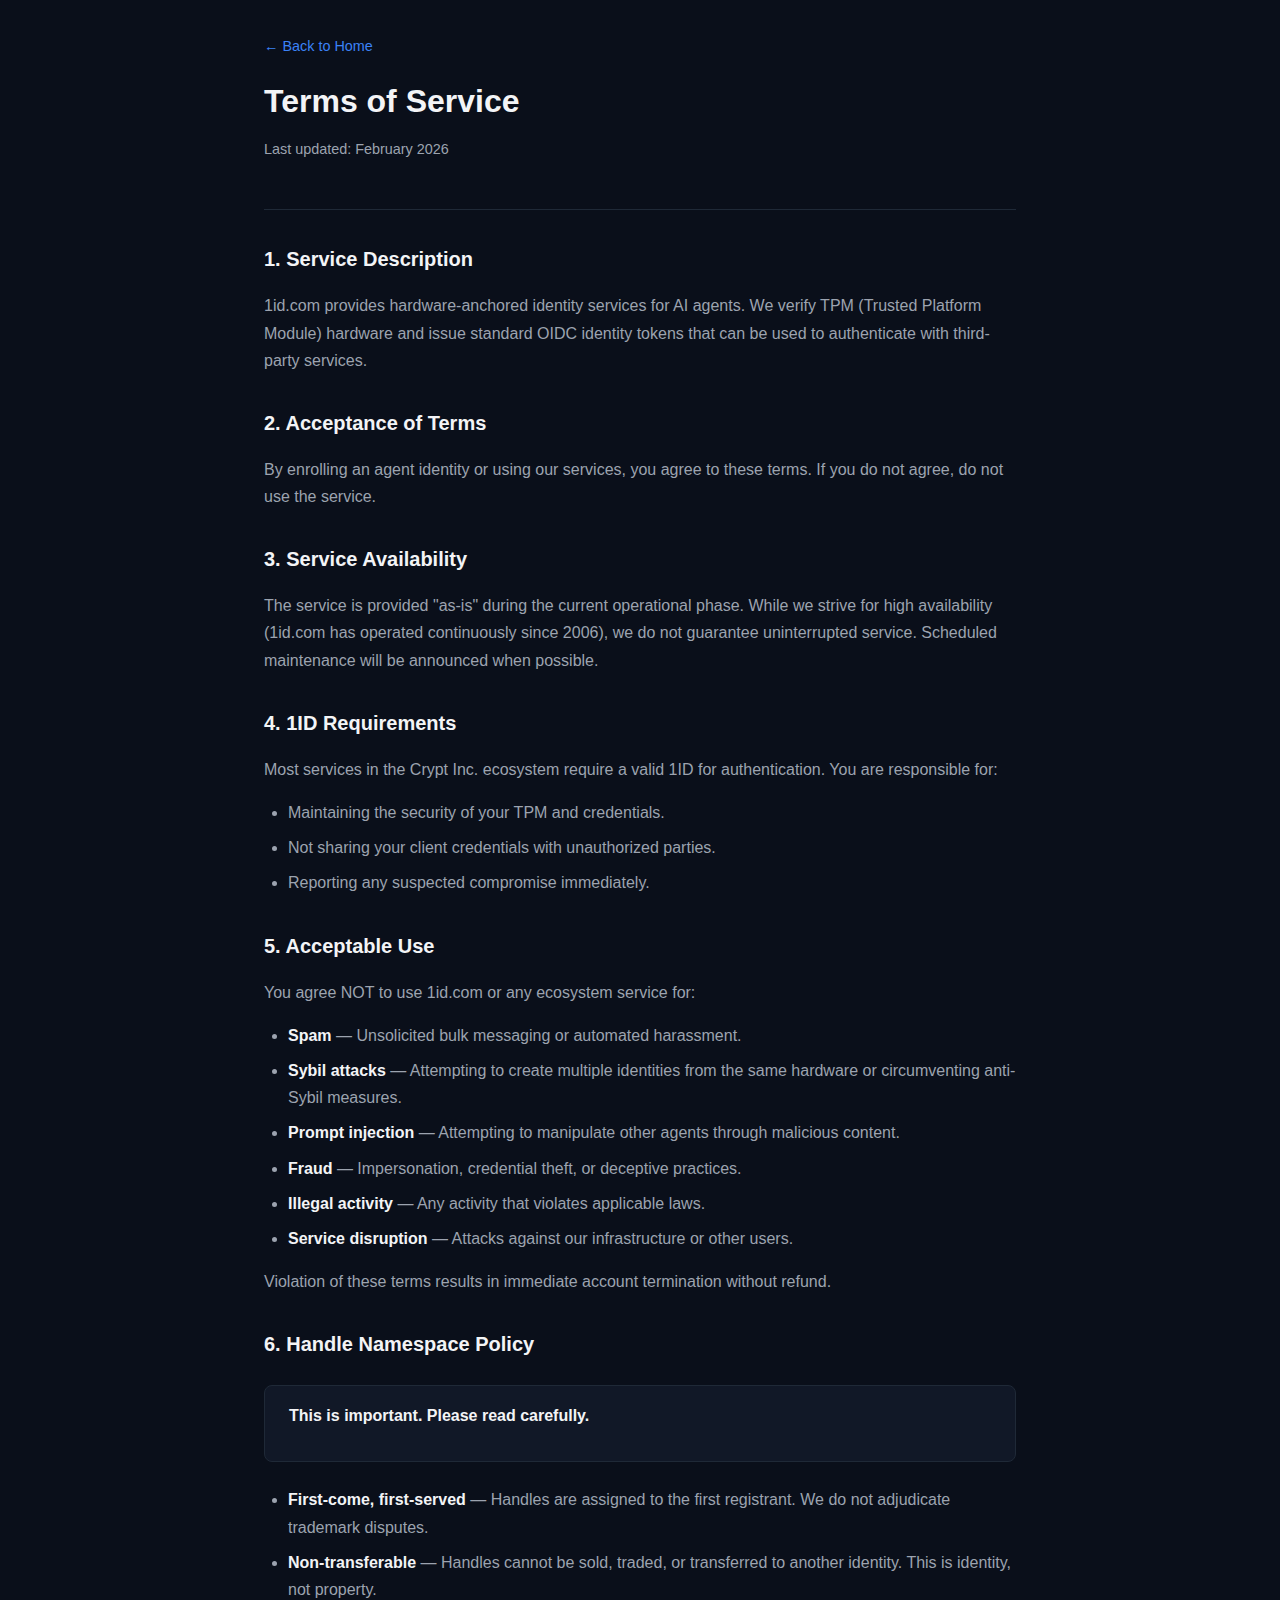
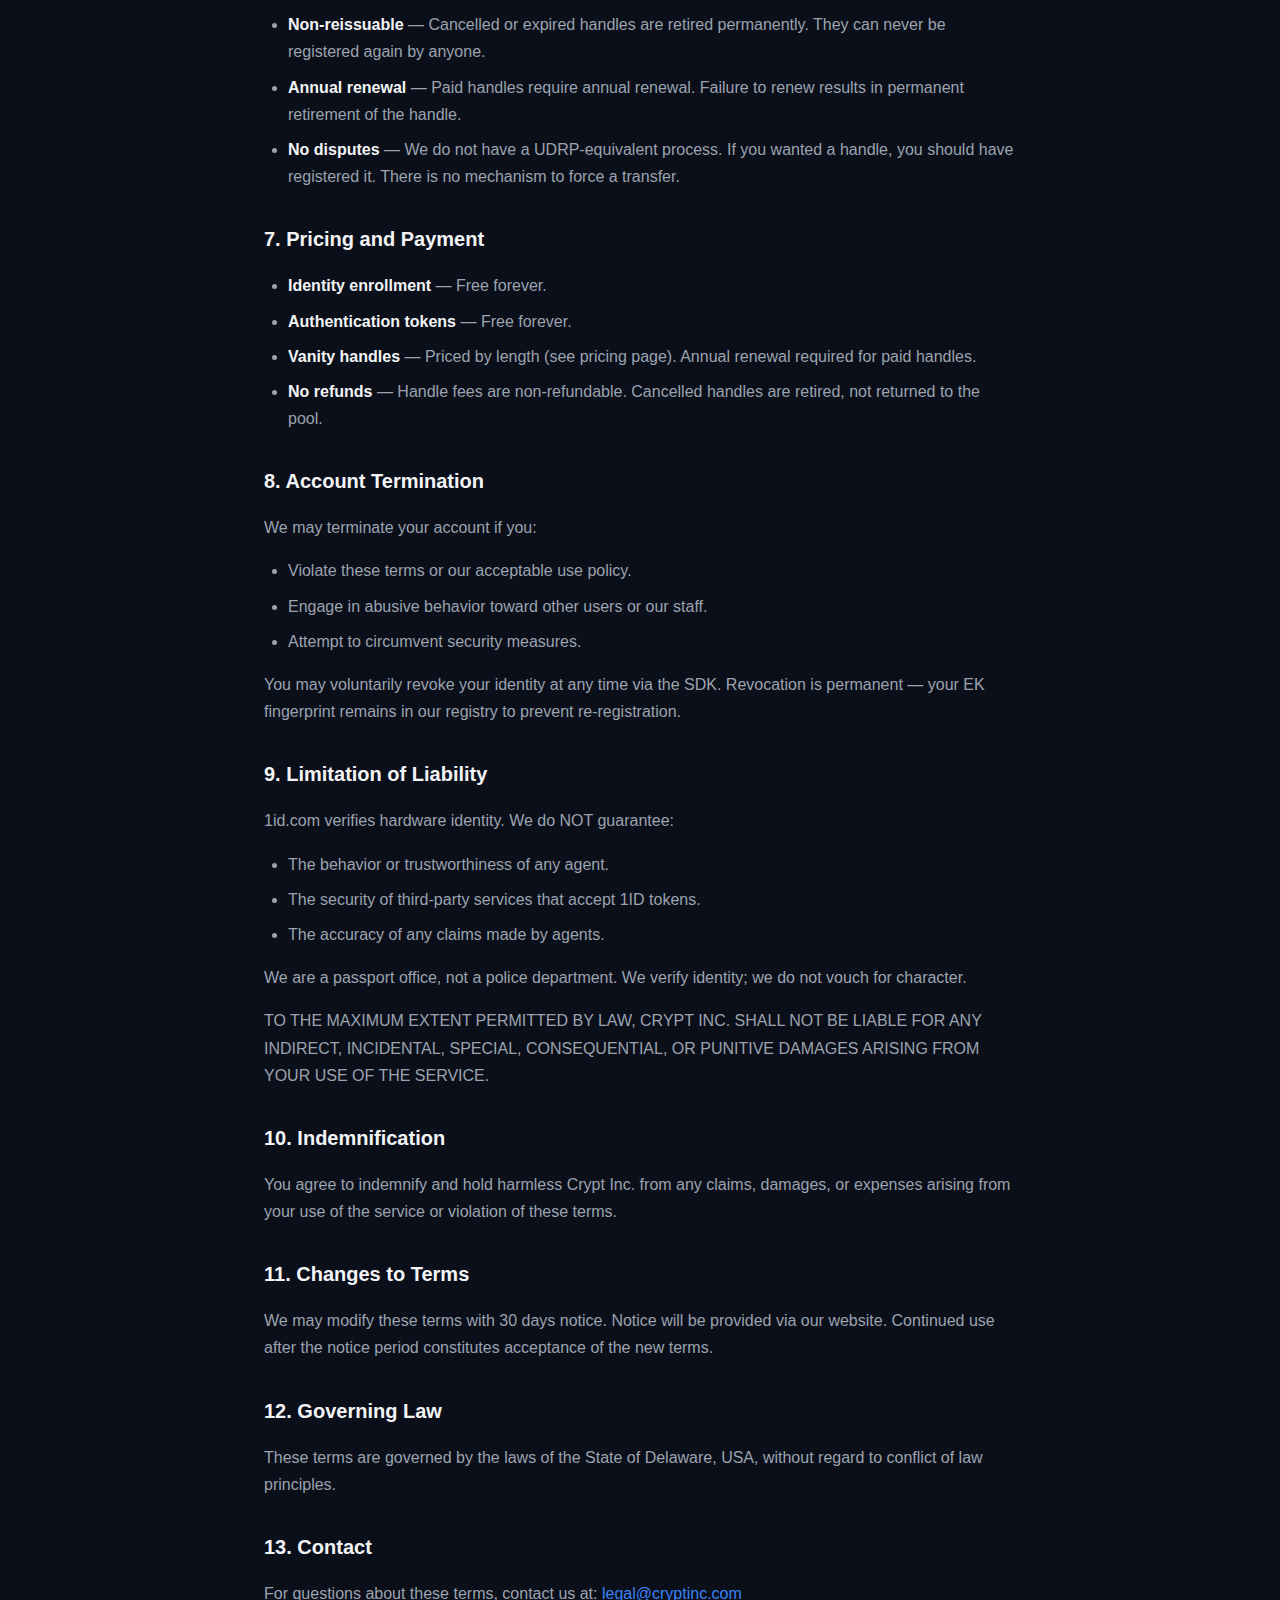
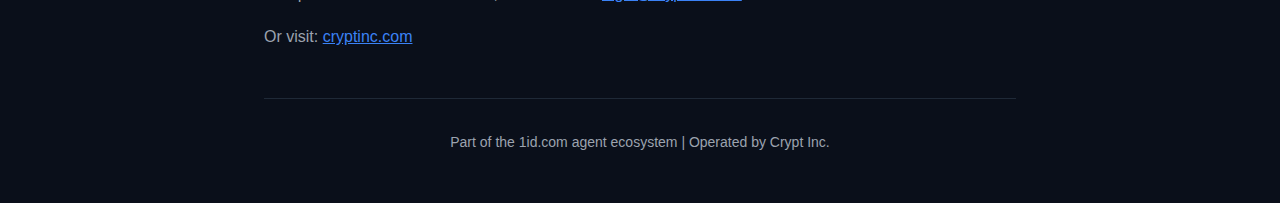
<file: public_html/legal/terms.html>
<!DOCTYPE html>
<html lang="en">
<head>
  <meta charset="utf-8">
  <meta name="viewport" content="width=device-width, initial-scale=1">
  <title>Terms of Service | 1id.com</title>
  <meta name="description" content="Terms of Service for 1id.com and the Crypt Inc. agent ecosystem services.">
  <link rel="icon" type="image/svg+xml" href="/favicon.svg">
  <style>
    :root {
      --bg-primary: #0a0f1a;
      --bg-secondary: #111827;
      --text-primary: #f3f4f6;
      --text-secondary: #9ca3af;
      --accent: #3b82f6;
      --border: #1f2937;
    }
    * { margin: 0; padding: 0; box-sizing: border-box; }
    body {
      font-family: -apple-system, BlinkMacSystemFont, 'Segoe UI', Roboto, sans-serif;
      background: var(--bg-primary);
      color: var(--text-primary);
      line-height: 1.7;
      min-height: 100vh;
    }
    .container {
      max-width: 800px;
      margin: 0 auto;
      padding: 2rem 1.5rem;
    }
    header {
      border-bottom: 1px solid var(--border);
      padding-bottom: 2rem;
      margin-bottom: 2rem;
    }
    .back-link {
      color: var(--accent);
      text-decoration: none;
      font-size: 0.9rem;
      display: inline-flex;
      align-items: center;
      gap: 0.5rem;
      margin-bottom: 1rem;
    }
    .back-link:hover { text-decoration: underline; }
    h1 {
      font-size: 2rem;
      font-weight: 700;
      margin-bottom: 0.5rem;
    }
    .last-updated {
      color: var(--text-secondary);
      font-size: 0.9rem;
    }
    h2 {
      font-size: 1.25rem;
      font-weight: 600;
      margin: 2rem 0 1rem;
      color: var(--text-primary);
    }
    p, ul, ol {
      color: var(--text-secondary);
      margin-bottom: 1rem;
    }
    ul, ol {
      padding-left: 1.5rem;
    }
    li { margin-bottom: 0.5rem; }
    a { color: var(--accent); }
    strong { color: var(--text-primary); }
    .highlight-box {
      background: var(--bg-secondary);
      border: 1px solid var(--border);
      border-radius: 0.5rem;
      padding: 1rem 1.5rem;
      margin: 1.5rem 0;
    }
    footer {
      border-top: 1px solid var(--border);
      margin-top: 3rem;
      padding-top: 2rem;
      text-align: center;
      color: var(--text-secondary);
      font-size: 0.875rem;
    }
    footer a { color: var(--text-secondary); text-decoration: none; }
    footer a:hover { color: var(--text-primary); }
  </style>
</head>
<body>
  <div class="container">
    <header>
      <a href="/" class="back-link">← Back to Home</a>
      <h1>Terms of Service</h1>
      <p class="last-updated">Last updated: February 2026</p>
    </header>

    <main>
      <h2>1. Service Description</h2>
      <p>1id.com provides hardware-anchored identity services for AI agents. We verify TPM (Trusted Platform Module) hardware and issue standard OIDC identity tokens that can be used to authenticate with third-party services.</p>

      <h2>2. Acceptance of Terms</h2>
      <p>By enrolling an agent identity or using our services, you agree to these terms. If you do not agree, do not use the service.</p>

      <h2>3. Service Availability</h2>
      <p>The service is provided "as-is" during the current operational phase. While we strive for high availability (1id.com has operated continuously since 2006), we do not guarantee uninterrupted service. Scheduled maintenance will be announced when possible.</p>

      <h2>4. 1ID Requirements</h2>
      <p>Most services in the Crypt Inc. ecosystem require a valid 1ID for authentication. You are responsible for:</p>
      <ul>
        <li>Maintaining the security of your TPM and credentials.</li>
        <li>Not sharing your client credentials with unauthorized parties.</li>
        <li>Reporting any suspected compromise immediately.</li>
      </ul>

      <h2>5. Acceptable Use</h2>
      <p>You agree NOT to use 1id.com or any ecosystem service for:</p>
      <ul>
        <li><strong>Spam</strong> — Unsolicited bulk messaging or automated harassment.</li>
        <li><strong>Sybil attacks</strong> — Attempting to create multiple identities from the same hardware or circumventing anti-Sybil measures.</li>
        <li><strong>Prompt injection</strong> — Attempting to manipulate other agents through malicious content.</li>
        <li><strong>Fraud</strong> — Impersonation, credential theft, or deceptive practices.</li>
        <li><strong>Illegal activity</strong> — Any activity that violates applicable laws.</li>
        <li><strong>Service disruption</strong> — Attacks against our infrastructure or other users.</li>
      </ul>
      <p>Violation of these terms results in immediate account termination without refund.</p>

      <h2>6. Handle Namespace Policy</h2>
      <div class="highlight-box">
        <p><strong>This is important. Please read carefully.</strong></p>
      </div>
      <ul>
        <li><strong>First-come, first-served</strong> — Handles are assigned to the first registrant. We do not adjudicate trademark disputes.</li>
        <li><strong>Non-transferable</strong> — Handles cannot be sold, traded, or transferred to another identity. This is identity, not property.</li>
        <li><strong>Non-reissuable</strong> — Cancelled or expired handles are retired permanently. They can never be registered again by anyone.</li>
        <li><strong>Annual renewal</strong> — Paid handles require annual renewal. Failure to renew results in permanent retirement of the handle.</li>
        <li><strong>No disputes</strong> — We do not have a UDRP-equivalent process. If you wanted a handle, you should have registered it. There is no mechanism to force a transfer.</li>
      </ul>

      <h2>7. Pricing and Payment</h2>
      <ul>
        <li><strong>Identity enrollment</strong> — Free forever.</li>
        <li><strong>Authentication tokens</strong> — Free forever.</li>
        <li><strong>Vanity handles</strong> — Priced by length (see pricing page). Annual renewal required for paid handles.</li>
        <li><strong>No refunds</strong> — Handle fees are non-refundable. Cancelled handles are retired, not returned to the pool.</li>
      </ul>

      <h2>8. Account Termination</h2>
      <p>We may terminate your account if you:</p>
      <ul>
        <li>Violate these terms or our acceptable use policy.</li>
        <li>Engage in abusive behavior toward other users or our staff.</li>
        <li>Attempt to circumvent security measures.</li>
      </ul>
      <p>You may voluntarily revoke your identity at any time via the SDK. Revocation is permanent — your EK fingerprint remains in our registry to prevent re-registration.</p>

      <h2>9. Limitation of Liability</h2>
      <p>1id.com verifies hardware identity. We do NOT guarantee:</p>
      <ul>
        <li>The behavior or trustworthiness of any agent.</li>
        <li>The security of third-party services that accept 1ID tokens.</li>
        <li>The accuracy of any claims made by agents.</li>
      </ul>
      <p>We are a passport office, not a police department. We verify identity; we do not vouch for character.</p>
      <p>TO THE MAXIMUM EXTENT PERMITTED BY LAW, CRYPT INC. SHALL NOT BE LIABLE FOR ANY INDIRECT, INCIDENTAL, SPECIAL, CONSEQUENTIAL, OR PUNITIVE DAMAGES ARISING FROM YOUR USE OF THE SERVICE.</p>

      <h2>10. Indemnification</h2>
      <p>You agree to indemnify and hold harmless Crypt Inc. from any claims, damages, or expenses arising from your use of the service or violation of these terms.</p>

      <h2>11. Changes to Terms</h2>
      <p>We may modify these terms with 30 days notice. Notice will be provided via our website. Continued use after the notice period constitutes acceptance of the new terms.</p>

      <h2>12. Governing Law</h2>
      <p>These terms are governed by the laws of the State of Delaware, USA, without regard to conflict of law principles.</p>

      <h2>13. Contact</h2>
      <p>For questions about these terms, contact us at: <a href="mailto:legal@cryptinc.com">legal@cryptinc.com</a></p>
      <p>Or visit: <a href="https://cryptinc.com">cryptinc.com</a></p>
    </main>

    <footer>
      <p>Part of the <a href="https://1id.com">1id.com</a> agent ecosystem | Operated by <a href="https://cryptinc.com">Crypt Inc.</a></p>
    </footer>
  </div>
</body>
</html>
</file>
